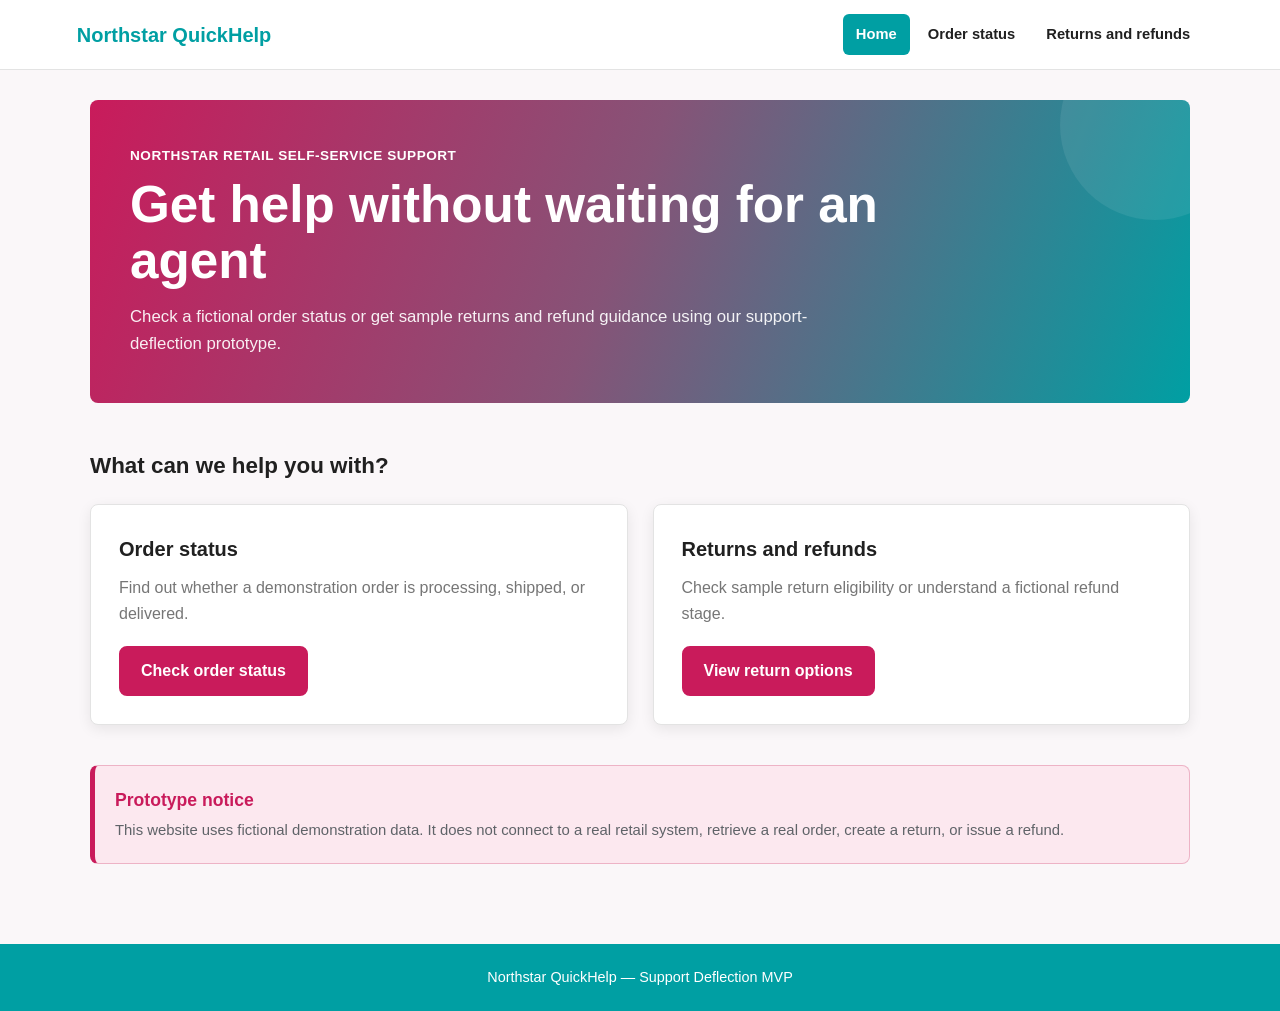
<file: index.html>
<!doctype html>
<html lang="en">
<head>
  <meta charset="utf-8">
  <meta name="viewport" content="width=device-width, initial-scale=1">
  <meta name="description" content="Northstar QuickHelp self-service support prototype">
  <title>Northstar QuickHelp</title>
  <link rel="stylesheet" href="styles.css">
</head>
<body>
  <a class="skip-link" href="#main-content">Skip to main content</a>

  <header class="site-header">
    <a class="brand" href="index.html">Northstar QuickHelp</a>
    <nav aria-label="Main navigation">
      <a href="index.html" aria-current="page">Home</a>
      <a href="order.html">Order status</a>
      <a href="returns.html">Returns and refunds</a>
    </nav>
  </header>

  <main id="main-content">
    <section class="hero" aria-labelledby="page-heading">
      <p class="eyebrow">Northstar Retail self-service support</p>
      <h1 id="page-heading">Get help without waiting for an agent</h1>
      <p>
        Check a fictional order status or get sample returns and refund
        guidance using our support-deflection prototype.
      </p>
    </section>

    <section class="support-options" aria-labelledby="support-heading">
      <h2 id="support-heading">What can we help you with?</h2>

      <div class="card-grid">
        <article class="support-card">
          <h3>Order status</h3>
          <p>
            Find out whether a demonstration order is processing, shipped,
            or delivered.
          </p>
          <a class="button" href="order.html">Check order status</a>
        </article>

        <article class="support-card">
          <h3>Returns and refunds</h3>
          <p>
            Check sample return eligibility or understand a fictional refund
            stage.
          </p>
          <a class="button" href="returns.html">View return options</a>
        </article>
      </div>
    </section>

    <aside class="prototype-notice" role="note" aria-labelledby="notice-heading">
      <h2 id="notice-heading">Prototype notice</h2>
      <p>
        This website uses fictional demonstration data. It does not connect to
        a real retail system, retrieve a real order, create a return, or issue
        a refund.
      </p>
    </aside>
  </main>

  <footer class="site-footer">
    <p>Northstar QuickHelp — Support Deflection MVP</p>
  </footer>
</body>
</html>
</file>
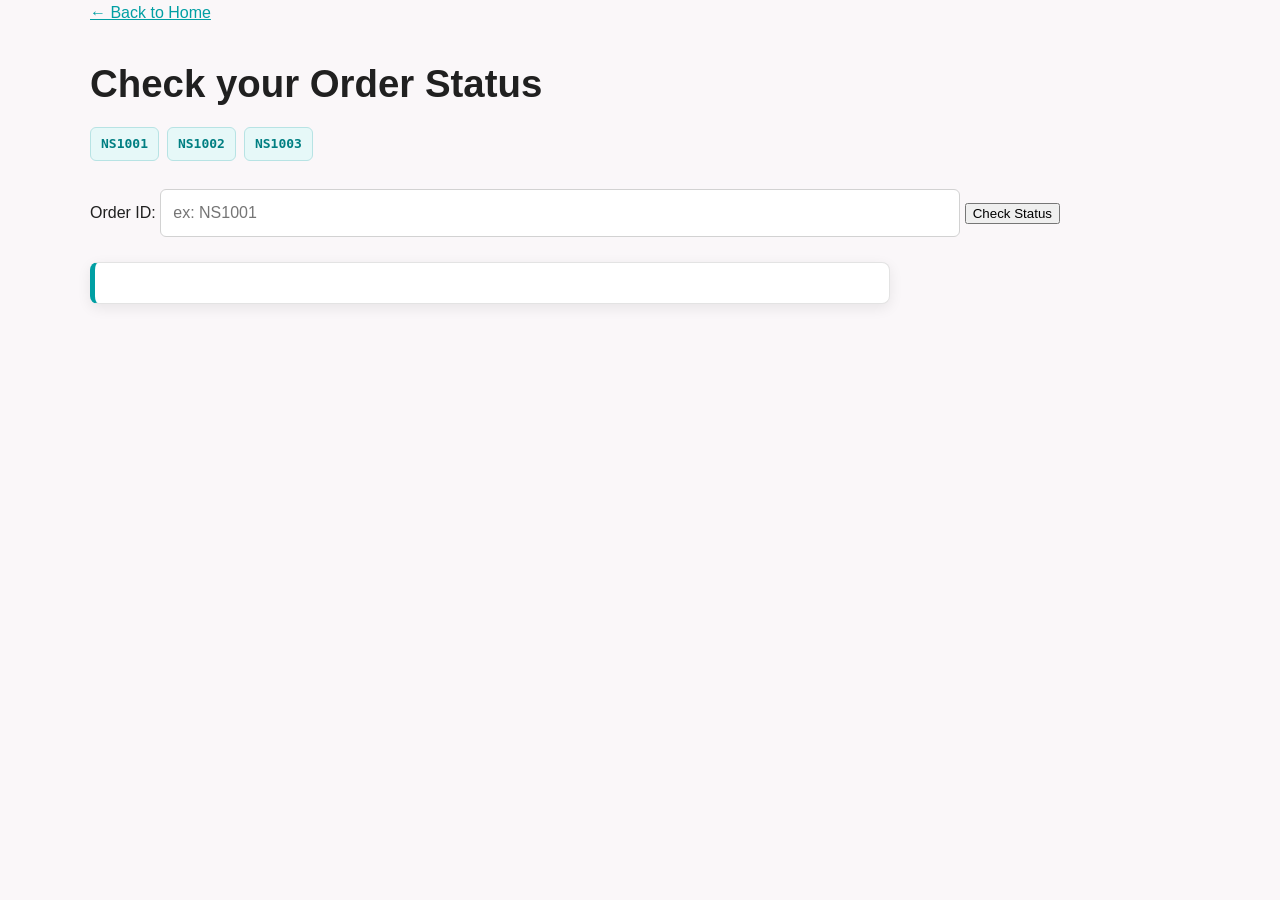
<file: order.html>
<!DOCTYPE html>
<html lang="en">
<head>
    <meta charset="UTF-8">
    <meta name="viewport" content="width=device-width, initial-scale=1.0">
    <title>Order Status Lookup</title>
      <link rel="stylesheet" href="styles.css">
</head>
<body>
    <main>
        <a href="index.html">&larr; Back to Home</a>
        <h2>Check your Order Status</h2>
        <section>
            <p class="demo-ids">
                <code>NS1001</code>
                <code>NS1002</code>
                <code>NS1003</code>
            </p>
            <label for="order-number">Order ID:</label>
        
            <input
            type="text"
            id="order-number"
            name="order-number"
            placeholder="ex: NS1001"
            >
            <button id="check-order">Check Status</button>
            <div id="order-result">

            </div>
        </section>
    </main>

    <script src="order.js" defer></script>
</body>
</html>
</file>
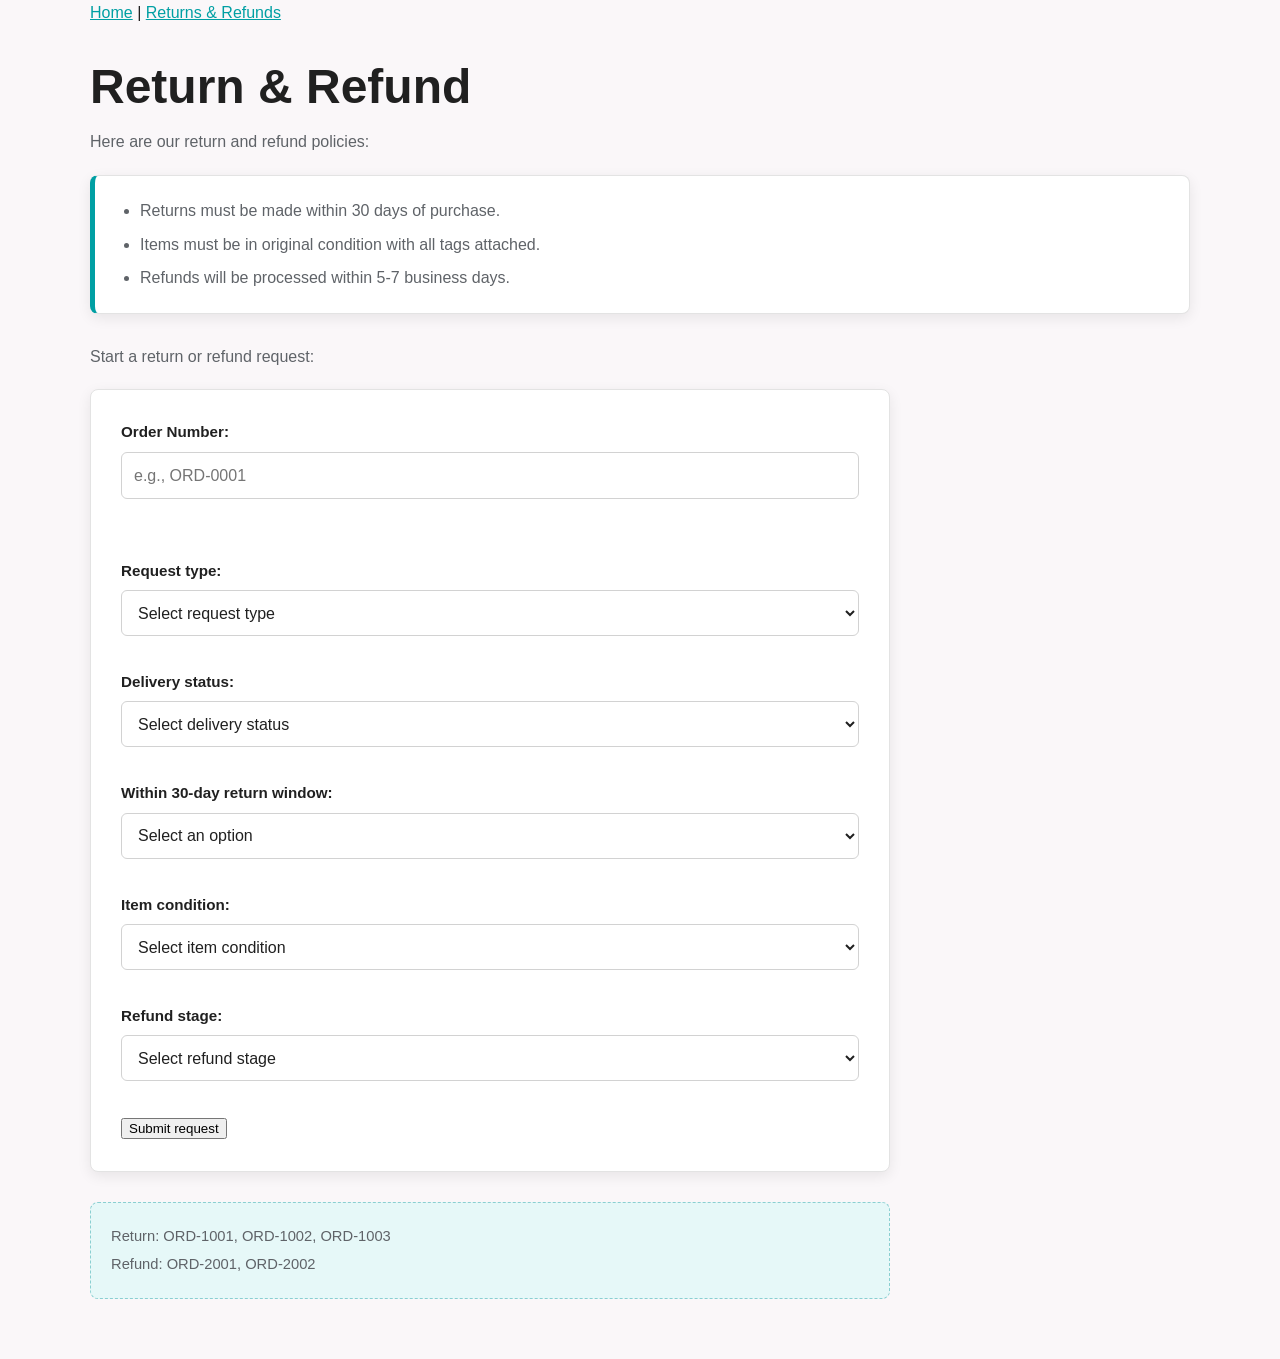
<file: returns.html>
<!DOCTYPE html>
<html lang="en">
<head>
    <meta charset="UTF-8">
    <meta name="viewport" content="width=device-width, initial-scale=1.0">
    <title>Northstar Quickhelp</title>
     <link rel="stylesheet" href="styles.css">
</head>
<body>
    <main>
        <a href="index.html">Home</a> | <a href="returns.html">Returns & Refunds</a>
        <h1>Return & Refund</h1>
        <p>Here are our return and refund policies:</p>
        <ul>
            <li>Returns must be made within 30 days of purchase.</li>
            <li>Items must be in original condition with all tags attached.</li>
            <li>Refunds will be processed within 5-7 business days.</li>
        </ul>
        <p>Start a return or refund request:</p>
        <form id="returnForm" class="submit-form">
            <label for="orderNumber">Order Number:</label>
            <input type="text" id="orderNumber" name="orderNumber" placeholder="e.g., ORD-0001" required><br><br>
            <p>
                <label for="requestType">Request type:</label>
                <select id="requestType" name="requestType" required>
                    <option value="">Select request type</option>
                    <option value="return">Return</option>
                    <option value="refund">Refund</option>
                </select>
            </p>

            <p>
                <label for="deliveryStatus">Delivery status:</label>
                <select id="deliveryStatus" name="deliveryStatus">
                    <option value="">Select delivery status</option>
                    <option value="not-delivered">Not delivered</option>
                    <option value="delivered">Delivered</option>
                    <option value="acknowledged">Delivered and acknowledged</option>
                </select>
            </p>
            <p>
                <label for="returnWindow">Within 30-day return window:</label>
                <select id="returnWindow" name="returnWindow">
                    <option value="">Select an option</option>
                    <option value="yes">Yes, within 30 days</option>
                    <option value="no">No, past 30 days</option>
                </select>
            </p>
            <p>
                <label for="itemCondition">Item condition:</label>
                <select id="itemCondition" name="itemCondition">
                    <option value="">Select item condition</option>
                    <option value="original">Original condition with tags</option>
                    <option value="opened">Opened, with tags</option>
                    <option value="used">Used or damaged</option>
                </select>
            </p>
            <p>
                <label for="refundStage">Refund stage:</label>
                <select id="refundStage" name="refundStage">
                    <option value="">Select refund stage</option>
                    <option value="not-requested">Not requested</option>
                    <option value="requested">Refund requested</option>
                    <option value="return-received">Return received</option>
                    <option value="completed">Refund completed</option>
                </select>
            </p>
            <button type="submit">Submit request</button>
        </form>
        <div class="dummydata"> 
        <p>Return: ORD-1001, ORD-1002, ORD-1003</p>
        <p>Refund: ORD-2001, ORD-2002</p>
        </div>
        <section class="order-details" id="orderDetails" hidden aria-live="polite">
            <h2>Request details</h2>
            <p><strong>Order number:</strong> <span id="renderedOrderNumber"></span></p>
            <p><strong>Request type:</strong> <span id="renderedRequestType"></span></p>
            <p>Customer: <span id="renderedCustomerName"></span></p>
            <p>Items: <span id="renderedItems"></span></p>
            <p>Total: <span id="renderedTotal"></span></p>
            <p>Delivery status: <span id="renderedDeliveryStatus"></span></p>
            <p>Message: <span id="renderedMessage"></span></p>
            <p id="customerCare" hidden>
                Need help? <a href="">Contact customer care</a>.
            </p>
        </section>
    </main>
    <script src="returns.js" defer></script>
</body>
</html>
</file>
<file: styles.css>
:root {

    /* Brand colours */
    --teal: #009fa3;
    --teal-dark: #007f82;
    --teal-light: #e6f8f8;

    --pink: #c91b5b;
    --pink-dark: #a9154c;
    --pink-light: #fce8ef;

    /* PLP-style gradient */
    --brand-gradient: linear-gradient(
        110deg,
        #c91b5b 0%,
        #865377 48%,
        #009fa3 100%
    );

    /* Core */
    --white: #ffffff;
    --background: #faf7f9;
    --text: #202020;
    --text-light: #5f6368;
    --muted: #767676;

    /* Borders and shadows */
    --border: #e3e3e3;
    --shadow: 0 4px 14px rgba(0, 0, 0, 0.08);
    --shadow-hover: 0 8px 22px rgba(0, 0, 0, 0.12);

    /* Other accents */
    --yellow: #f6c744;
    --green: #22a447;
    --green-light: #eaf8ee;
    --cyan-light: #e7f8fc;

    /* Layout */
    --max-width: 1100px;
    --radius: 8px;
}
* {
    box-sizing: border-box;
}

html {
    scroll-behavior: smooth;
}

body {
    margin: 0;

    font-family:
        Inter,
        -apple-system,
        BlinkMacSystemFont,
        "Segoe UI",
        Roboto,
        Arial,
        sans-serif;

    background: var(--background);
    color: var(--text);

    line-height: 1.6;

    min-height: 100vh;
}


/* LINKS */

a {
    color: var(--teal);
}

a:hover {
    color: var(--pink);
}


/* ACCESSIBILITY */

.skip-link {
    position: absolute;

    left: -9999px;
    top: 10px;

    z-index: 9999;

    padding: 10px 16px;

    background: var(--pink);
    color: var(--white);

    border-radius: var(--radius);

    text-decoration: none;
}

.skip-link:focus {
    left: 10px;
}


/* Keyboard focus */

a:focus-visible,
button:focus-visible,
input:focus-visible,
select:focus-visible {

    outline: 3px solid var(--pink);
    outline-offset: 3px;
}
.site-header {

    width: 100%;

    min-height: 70px;

    padding: 0 6%;

    background: var(--white);

    border-bottom: 1px solid var(--border);

    display: flex;

    align-items: center;

    justify-content: space-between;

    gap: 20px;

    position: relative;

    z-index: 10;
}


/* Brand */

.brand {

    color: var(--teal);

    font-size: 1.25rem;

    font-weight: 800;

    text-decoration: none;

    white-space: nowrap;
}

.brand:hover {
    color: var(--pink);
}


/* Navigation */

.site-header nav {

    display: flex;

    align-items: center;

    gap: 5px;

    flex-wrap: wrap;
}

.site-header nav a {

    color: var(--text);

    text-decoration: none;

    font-size: 0.92rem;

    font-weight: 600;

    padding: 9px 13px;

    border-radius: 6px;

    transition:
        background 0.2s ease,
        color 0.2s ease;
}

.site-header nav a:hover {

    background: var(--teal-light);

    color: var(--teal-dark);
}

.site-header nav a[aria-current="page"] {

    background: var(--teal);

    color: var(--white);
}

body > a:not(.skip-link) {

    display: inline-block;

    margin-top: 18px;

    margin-left: max(4%, calc((100% - var(--max-width)) / 2));

    padding: 8px 12px;

    color: var(--teal);

    font-weight: 700;

    text-decoration: none;

    border-radius: 6px;

    transition:
        background 0.2s ease,
        color 0.2s ease;
}

body > a:not(.skip-link):hover {

    background: var(--teal-light);

    color: var(--pink);
}

/*main content*/

main {

    width: min(92%, var(--max-width));

    margin-left: auto;
    margin-right: auto;

    padding-bottom: 40px;
}


/* Existing order.html main */

main > h2 {

    margin-top: 35px;

    margin-bottom: 20px;

    font-size: clamp(1.7rem, 4vw, 2.4rem);

    line-height: 1.2;
}


/*page header*/

.page-header {

    padding: 45px 0 25px;
}

.page-header h1 {

    margin: 0 0 10px;

    font-size: clamp(2rem, 5vw, 3rem);

    line-height: 1.1;
}

.page-header p {

    margin: 0;

    max-width: 700px;

    color: var(--muted);

    font-size: 1.05rem;
}


/* Existing returns.html H1 */

main > h1 {

    margin-top: 35px;

    margin-bottom: 10px;

    font-size: clamp(2rem, 5vw, 3rem);

    line-height: 1.1;
}


/* HERO */

.hero {

    margin-top: 30px;

    margin-bottom: 45px;

    padding: 45px 40px;

    background: var(--brand-gradient);

    color: var(--white);

    border-radius: var(--radius);

    position: relative;

    overflow: hidden;
}

.hero::after {

    content: "";

    position: absolute;

    width: 190px;
    height: 190px;

    right: -60px;
    top: -70px;

    border-radius: 50%;

    background: rgba(255, 255, 255, 0.08);
}

.hero .eyebrow {

    margin: 0 0 10px;

    color: var(--white);

    font-size: 0.85rem;

    font-weight: 800;

    text-transform: uppercase;

    letter-spacing: 0.5px;
}

.hero h1 {

    margin: 0 0 15px;

    max-width: 800px;

    font-size: clamp(2rem, 5vw, 3.2rem);

    line-height: 1.1;
}

.hero p {

    margin: 0;

    max-width: 720px;

    color: rgba(255, 255, 255, 0.92);

    font-size: 1.05rem;
}


/*  SUPPORT OPTIONS */

.support-options {

    margin-bottom: 40px;
}

.support-options h2 {

    margin-bottom: 20px;

    font-size: 1.4rem;
}


/*   CARD GRID */

.card-grid {

    display: grid;

    grid-template-columns: repeat(2, minmax(0, 1fr));

    gap: 25px;
}


/* SUPPORT CARDS */

.support-card {

    background: var(--white);

    border: 1px solid var(--border);

    border-radius: var(--radius);

    padding: 28px;

    box-shadow: var(--shadow);

    transition:
        transform 0.2s ease,
        box-shadow 0.2s ease,
        border-color 0.2s ease;
}

.support-card:hover {

    transform: translateY(-3px);

    box-shadow: var(--shadow-hover);

    border-color: var(--teal);
}

.support-card h3 {

    margin: 0 0 10px;

    font-size: 1.25rem;
}

.support-card p {

    margin: 0 0 20px;

    color: var(--muted);
}


/*  BUTTON  */

.button {

    display: inline-flex;

    align-items: center;

    justify-content: center;

    min-height: 44px;

    padding: 10px 20px;

    border: 2px solid var(--pink);

    border-radius: var(--radius);

    background: var(--pink);

    color: var(--white);

    font: inherit;

    font-weight: 700;

    text-decoration: none;

    cursor: pointer;

    transition:
        background 0.2s ease,
        border-color 0.2s ease,
        transform 0.15s ease;
}

.button:hover {

    background: var(--pink-dark);

    border-color: var(--pink-dark);

    color: var(--white);

    transform: translateY(-1px);
}


/*  PROTOTYPE NOTICE */

.prototype-notice {

    margin: 30px 0 40px;

    padding: 20px;

    background: var(--pink-light);

    border: 1px solid #edb3c6;

    border-left: 5px solid var(--pink);

    border-radius: var(--radius);
}

.prototype-notice h2 {

    margin: 0 0 5px;

    color: var(--pink);

    font-size: 1.1rem;
}

.prototype-notice p {

    margin: 0;

    color: var(--text-light);

    font-size: 0.93rem;
}

main > p {

    color: var(--text-light);

    max-width: 800px;
}


/* Returns policy list */

main > ul {

    margin: 20px 0 30px;

    padding: 22px 25px 22px 45px;

    background: var(--white);

    border: 1px solid var(--border);

    border-left: 5px solid var(--teal);

    border-radius: var(--radius);

    box-shadow: var(--shadow);
}

main > ul li {

    margin-bottom: 8px;

    color: var(--text-light);
}

main > ul li:last-child {
    margin-bottom: 0;
}


/* FORM */

.submit-form {

    width: 100%;

    max-width: 800px;

    margin: 20px 0 30px;

    padding: 30px;

    background: var(--white);

    border: 1px solid var(--border);

    border-radius: var(--radius);

    box-shadow: var(--shadow);
}


/* Labels */

.submit-form label {

    display: block;

    margin-bottom: 7px;

    color: var(--text);

    font-weight: 700;

    font-size: 0.95rem;
}


/* Inputs and select */

.submit-form input,
.submit-form select {

    width: 100%;

    min-height: 46px;

    padding: 10px 12px;

    border: 1px solid #d2d2d2;

    border-radius: 6px;

    background: var(--white);

    color: var(--text);

    font: inherit;

    margin-bottom: 18px;

    transition:
        border-color 0.2s ease,
        box-shadow 0.2s ease;
}


/* Focus */

.submit-form input:focus,
.submit-form select:focus {

    outline: none;

    border-color: var(--teal);

    box-shadow:
        0 0 0 3px rgba(0, 159, 163, 0.14);
}


/*  Demo order IDs */

.demo-ids {

    display: flex;

    flex-wrap: wrap;

    gap: 8px;

    margin: 0 0 20px;
}

.demo-ids code {

    display: inline-block;

    padding: 6px 10px;

    background: var(--teal-light);

    color: var(--teal-dark);

    border: 1px solid #b7e3e4;

    border-radius: 6px;

    font-family: monospace;

    font-weight: 700;
}


/* Existing order.html section */

main section {

    margin-bottom: 30px;
}


/* Order input */

#order-number {

    width: 100%;

    max-width: 800px;

    min-height: 46px;

    padding: 10px 12px;

    margin: 8px 0 15px;

    border: 1px solid #d2d2d2;

    border-radius: 6px;

    background: var(--white);

    color: var(--text);

    font: inherit;
}

#order-number:focus {

    outline: none;

    border-color: var(--teal);

    box-shadow:
        0 0 0 3px rgba(0, 159, 163, 0.14);
}


/* Check status button */

#check-order {

    margin-bottom: 20px;
}


/*  ORDER RESULT */

#order-result {

    width: 100%;

    max-width: 800px;

    padding: 20px;

    margin-top: 10px;

    background: var(--white);

    border: 1px solid var(--border);

    border-left: 5px solid var(--teal);

    border-radius: var(--radius);

    box-shadow: var(--shadow);

    overflow-wrap: anywhere;
}


/*  DUMMY DATA */

.dummydata {

    width: 100%;

    max-width: 800px;

    padding: 18px 20px;

    margin: 20px 0;

    background: var(--teal-light);

    border: 1px dashed #8acfd1;

    border-radius: var(--radius);

    color: var(--text-light);

    font-size: 0.92rem;
}

.dummydata p {

    margin: 4px 0;
}


/*  ORDER REQUEST DETAILS  */

.order-details {

    width: 100%;

    max-width: 800px;

    padding: 25px;

    margin: 25px 0 40px;

    background: var(--white);

    border: 1px solid var(--border);

    border-left: 5px solid var(--teal);

    border-radius: var(--radius);

    box-shadow: var(--shadow);
}

.order-details h2 {

    margin: 0 0 20px;

    font-size: 1.35rem;
}

.order-details p {

    margin: 8px 0;

    color: var(--text-light);
}

.order-details strong {

    color: var(--text);
}


/* Customer care */

#customerCare {

    margin-top: 20px;

    padding: 15px;

    background: var(--pink-light);

    border: 1px solid #edb3c6;

    border-radius: 6px;
}

#customerCare a {

    color: var(--pink);

    font-weight: 700;
}


/*  FOOTER */

.site-footer {

    margin-top: auto;

    padding: 22px 20px;

    background: var(--teal);

    color: var(--white);

    text-align: center;

    font-size: 0.9rem;
}

.site-footer p {
    margin: 0;
}


/*  RESPONSIVE — TABLET */

@media (max-width: 768px) {

    /* Header */

    .site-header {

        padding: 15px 5%;

        flex-direction: column;

        align-items: stretch;

        gap: 10px;
    }


    .brand {

        text-align: center;
    }


    .site-header nav {

        justify-content: center;
    }


    .site-header nav a {

        font-size: 0.85rem;

        padding: 8px 10px;
    }


    /* Main */

    main {

        width: 92%;
    }


    /* Hero */

    .hero {

        padding: 35px 25px;

        margin-top: 20px;
    }


    /* Cards */

    .card-grid {

        grid-template-columns: 1fr;
    }


    /* Existing pages */

    main > h1 {

        margin-top: 30px;
    }


    main > h2 {

        margin-top: 30px;
    }


    /* Forms */

    .submit-form {

        padding: 25px;

        max-width: 100%;
    }


    /* Order */

    #order-number,
    #order-result,
    .dummydata,
    .order-details {

        max-width: 100%;
    }

}


/*  RESPONSIVE — MOBILE */

@media (max-width: 480px) {

    body {

        font-size: 15px;
    }


    /* Existing navigation */

    body > a:not(.skip-link) {

        margin-left: 4%;

        margin-top: 12px;

        font-size: 0.88rem;
    }


    /* Header */

    .site-header {

        min-height: auto;

        padding: 16px 4%;
    }


    .site-header nav {

        width: 100%;

        display: grid;

        grid-template-columns: 1fr;

        gap: 4px;
    }


    .site-header nav a {

        width: 100%;

        text-align: center;
    }


    /* Main */

    main {

        width: 92%;
    }


    /* Headings */

    main > h1 {

        font-size: 2rem;
    }


    main > h2 {

        font-size: 1.6rem;
    }


    .page-header {

        padding: 30px 0 20px;
    }


    .page-header h1 {

        font-size: 2rem;
    }


    /* Hero */

    .hero {

        padding: 30px 20px;

        border-radius: 7px;
    }


    .hero h1 {

        font-size: 2rem;
    }


    .hero p {

        font-size: 0.95rem;
    }


    /* Cards */

    .support-card {

        padding: 22px;
    }


    /* Form */

    .submit-form {

        padding: 20px;

        margin-top: 15px;
    }


    .submit-form input,
    .submit-form select {

        min-height: 48px;

        font-size: 16px;
    }


    /* Buttons */

    .button {

        width: 100%;

        min-height: 48px;
    }


    #check-order {

        width: 100%;
    }


    /* Demo IDs */

    .demo-ids {

        gap: 6px;
    }


    /* Results */

    #order-result,
    .order-details {

        padding: 18px;
    }


    /* Policy */

    main > ul {

        padding: 18px 18px 18px 35px;
    }


    /* Footer */

    .site-footer {

        padding: 18px 15px;

        font-size: 0.82rem;
    }

}

@media (max-width: 360px) {

    .site-header nav a {

        font-size: 0.8rem;
    }


    main > h1 {

        font-size: 1.8rem;
    }


    main > h2 {

        font-size: 1.45rem;
    }


    .hero h1 {

        font-size: 1.8rem;
    }


    .submit-form {

        padding: 16px;
    }

}

@media (prefers-reduced-motion: reduce) {

    html {
        scroll-behavior: auto;
    }

    *,
    *::before,
    *::after {

        transition: none !important;

        animation: none !important;
    }
}
</file>
